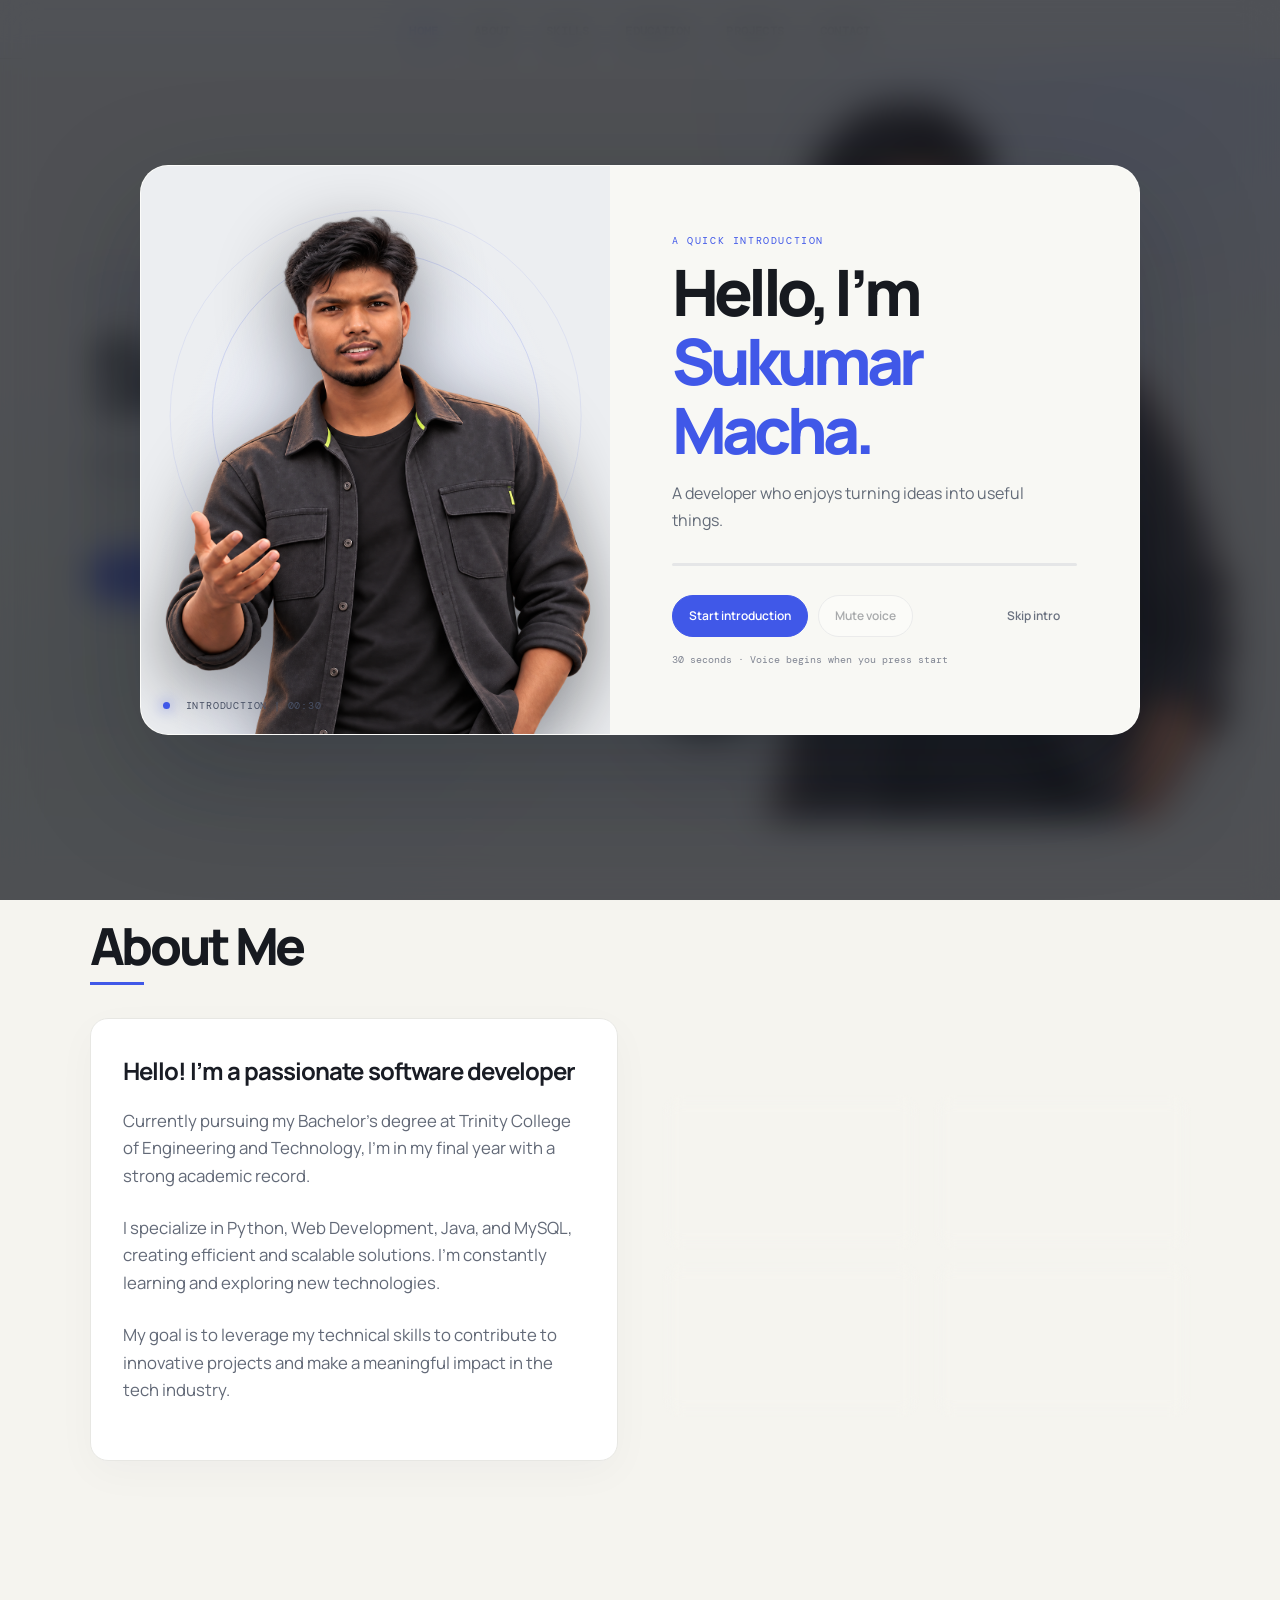
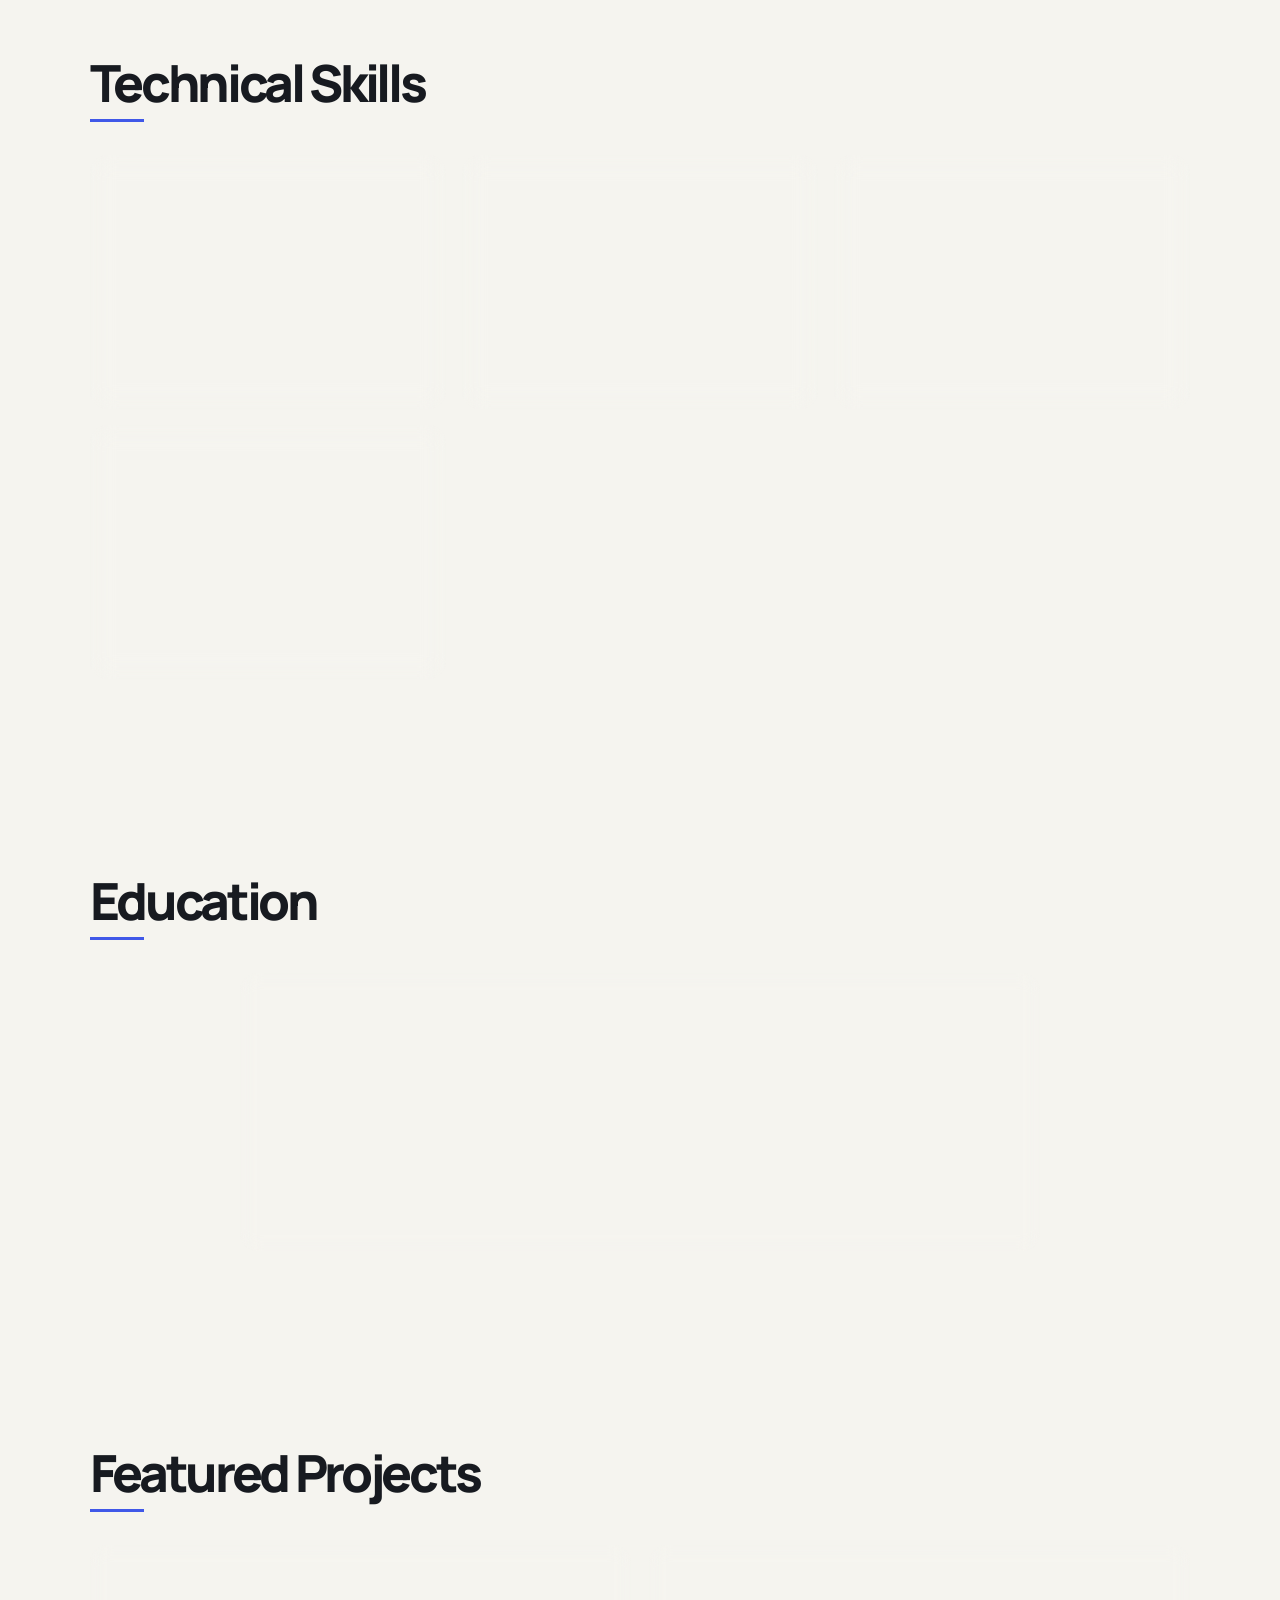
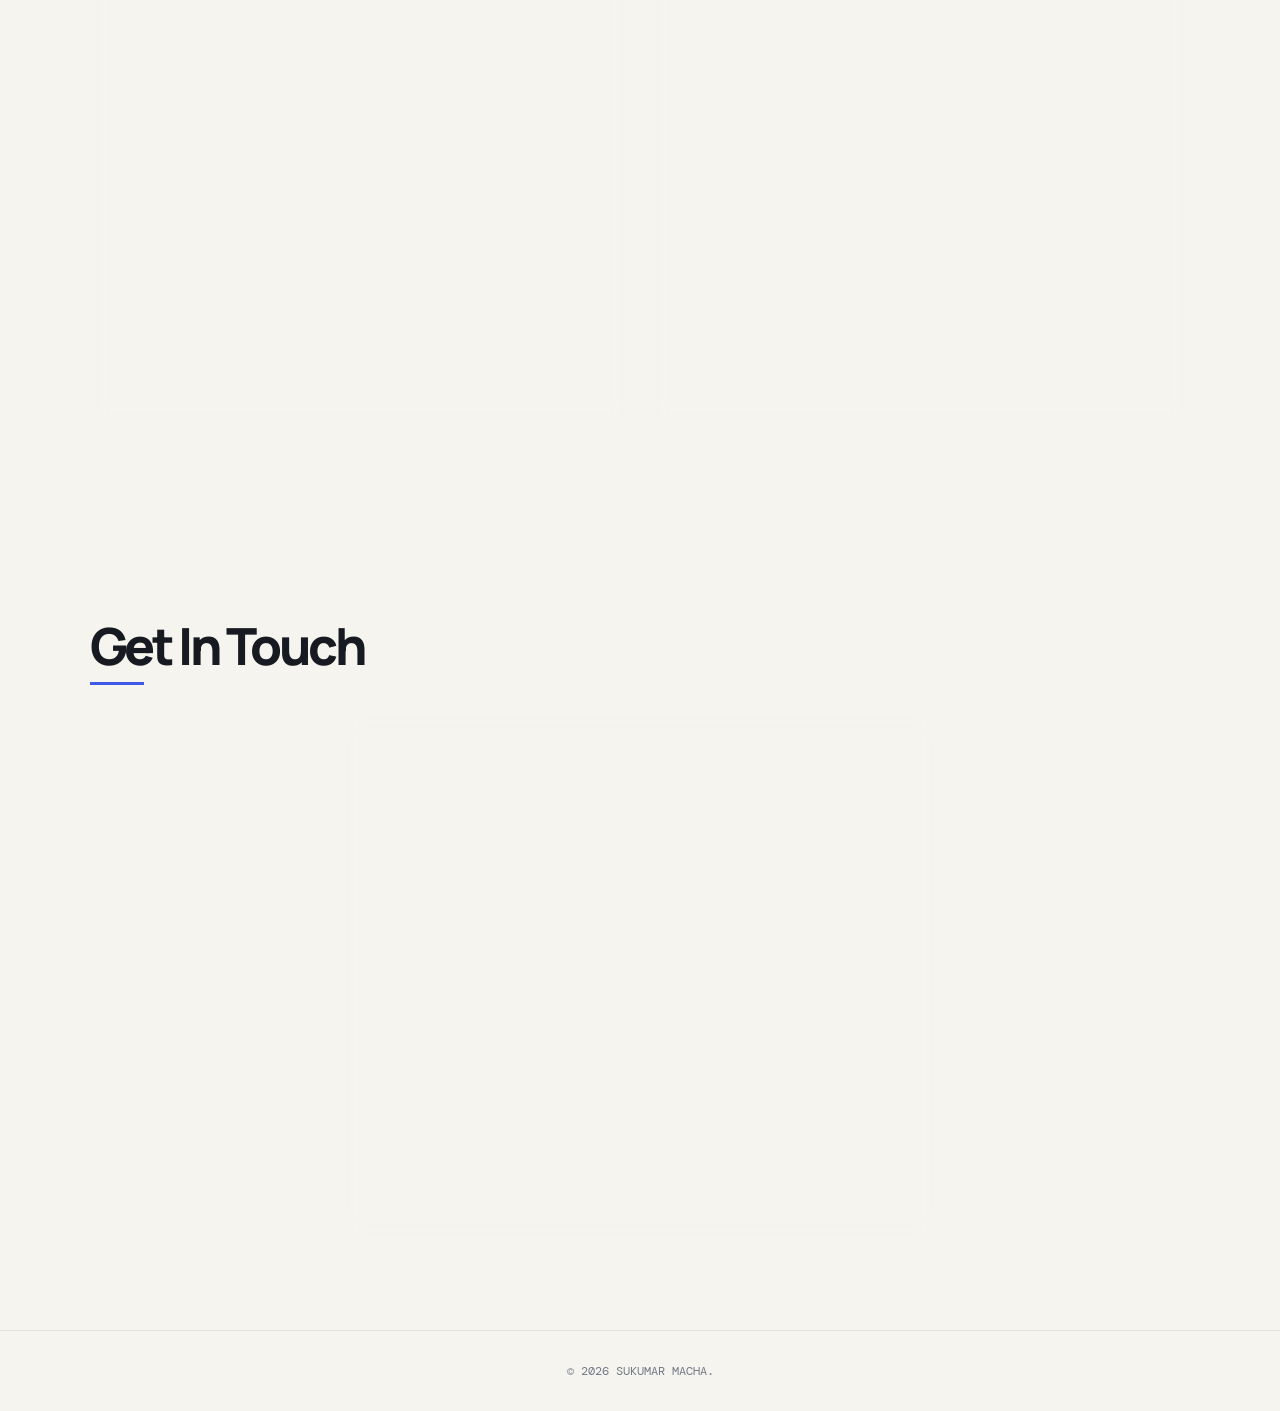
<file: index.html>
<!DOCTYPE html>
<html lang="en">
<head>
    <meta charset="UTF-8">
    <meta name="viewport" content="width=device-width, initial-scale=1.0">
    <title>Sukumar Macha — Software Developer</title>
    <meta id="site-description" name="description" content="Meet Sukumar Macha, a software developer focused on Python, machine learning and web development.">
    <link href="https://fonts.googleapis.com/css2?family=DM+Mono:wght@400;500&family=Manrope:wght@400;500;600;700;800&display=swap" rel="stylesheet">
<link rel="stylesheet" href="styles.css">
<link rel="stylesheet" href="refresh.css">
</head>
<body>
    <div class="intro-overlay" id="intro-overlay" role="dialog" aria-modal="true" aria-labelledby="intro-title" hidden>
        <div class="intro-card">
            <div class="intro-visual" aria-hidden="true">
                <div class="intro-orbit orbit-a"></div><div class="intro-orbit orbit-b"></div>
                <div class="intro-avatar-wrap"><img class="intro-avatar" src="avatar-sukumar.png" alt=""></div>
                <span class="intro-status"><i></i> PORTFOLIO INTRO · 00:30</span>
            </div>
            <div class="intro-copy">
                <p class="intro-eyebrow">A QUICK INTRODUCTION</p>
                <h2 id="intro-title">Hello, I’m<br><span id="intro-name">Sukumar Macha.</span></h2>
                <p class="intro-caption" id="intro-caption">A developer who enjoys turning ideas into useful things.</p>
                <div class="intro-progress"><span id="intro-progress-fill"></span></div>
                <div class="intro-controls">
                    <button class="intro-start" id="intro-start" type="button">▶ &nbsp; Start introduction</button>
                    <button class="intro-mute" id="intro-mute" type="button" aria-pressed="false" disabled>🔊 &nbsp; Mute voice</button>
                    <button class="intro-skip" id="intro-skip" type="button">Skip intro ↗</button>
                </div>
                <p class="intro-hint" id="intro-hint">30 seconds · Voice begins when you press start</p>
            </div>
        </div>
    </div>
    <div class="background-animation">
        <div class="gradient-orb orb-1"></div>
        <div class="gradient-orb orb-2"></div>
        <div class="gradient-orb orb-3"></div>
    </div>

    <nav>
        <ul>
            <li><a id="nav-home" href="#home">Home</a></li>
            <li><a id="nav-about" href="#about">About</a></li>
            <li><a id="nav-skills" href="#skills">Skills</a></li>
            <li><a id="nav-education" href="#education">Education</a></li>
            <li><a id="nav-projects" href="#projects">Projects</a></li>
            <li><a id="nav-contact" href="#contact">Contact</a></li>
        </ul>
    </nav>

    <section class="hero" id="home">
        <div class="hero-content">
            <p class="hero-kicker"><span class="availability-dot"></span> <span id="profile-availability">OPEN TO OPPORTUNITIES</span> · <span id="profile-location-short">HYDERABAD, INDIA</span></p>
            <h1 class="glitch" id="profile-name">Sukumar Macha</h1>
            <p class="subtitle" id="profile-role">Python Developer | Problem Solver | Tech Enthusiast</p>
            <p class="tagline" id="profile-tagline">Building innovative solutions with Python, Web Development & Java</p>
            <div class="cta-buttons">
                <a href="#projects" class="btn btn-primary" id="cta-work">View My Work</a>
                <a href="#contact" class="btn btn-secondary" id="cta-contact">Get In Touch</a>
            </div>
        </div>
        <div class="hero-art" aria-hidden="true"><div class="hero-art-ring"></div><img src="avatar-sukumar.png" alt=""></div>
    </section>

    <section id="about" class="fade-in">
        <h2 class="section-title" id="title-about">About Me</h2>
        <div class="about-content">
            <div class="about-text">
                <h3 id="about-heading">Hello! I'm a passionate software developer</h3>
                <p id="about-intro">Currently pursuing my Bachelor’s degree at Trinity College of Engineering and Technology, I’m in my final year with a strong academic record.</p>
                <p id="about-focus">I specialize in Python, Web Development, Java, and MySQL, creating efficient and scalable solutions. I’m constantly learning and exploring new technologies.</p>
                <p id="about-goal">My goal is to leverage my technical skills to contribute to innovative projects and make a meaningful impact in the tech industry.</p>
            </div>
            <div class="stats">
                <div class="stat-card">
                    <div class="number">8.30</div>
                    <div class="label">CGPA</div>
                </div>
                <div class="stat-card">
                    <div class="number">4+</div>
                    <div class="label">Tech Skills</div>
                </div>
                <div class="stat-card">
                    <div class="number">3+</div>
                    <div class="label">Years Learning</div>
                </div>
                <div class="stat-card">
                    <div class="number">∞</div>
                    <div class="label">Possibilities</div>
                </div>
            </div>
        </div>
    </section>

    <section id="skills" class="fade-in">
        <h2 class="section-title" id="title-skills">Technical Skills</h2>
        <div class="skills-container">
            <div class="skill-card">
                <div class="skill-icon">🐍</div>
                <h3>Python</h3>
                <p>Proficient in Python for backend development, automation, data analysis, and scripting.</p>
                <div class="skill-level">
                    <div class="progress-bar">
                        <div class="progress-fill" style="width: 85%"></div>
                    </div>
                </div>
            </div>
            <div class="skill-card">
                <div class="skill-icon">🌐</div>
                <h3>Web Development</h3>
                <p>Experienced in HTML, CSS, JavaScript, and modern frameworks for building responsive websites.</p>
                <div class="skill-level">
                    <div class="progress-bar">
                        <div class="progress-fill" style="width: 80%"></div>
                    </div>
                </div>
            </div>
            <div class="skill-card">
                <div class="skill-icon">☕</div>
                <h3>Java</h3>
                <p>Strong foundation in Java for object-oriented programming and application development.</p>
                <div class="skill-level">
                    <div class="progress-bar">
                        <div class="progress-fill" style="width: 75%"></div>
                    </div>
                </div>
            </div>
            <div class="skill-card">
                <div class="skill-icon">🗄️</div>
                <h3>MySQL</h3>
                <p>Skilled in database design, queries, and management using MySQL for data-driven applications.</p>
                <div class="skill-level">
                    <div class="progress-bar">
                        <div class="progress-fill" style="width: 80%"></div>
                    </div>
                </div>
            </div>
        </div>
    </section>

    <section id="education" class="fade-in">
        <h2 class="section-title" id="title-education">Education</h2>
        <div class="education-card">
            <h3 id="education-degree">Bachelor of Engineering</h3>
            <p class="institution" id="education-institution">Trinity College of Engineering and Technology</p>
            <div class="education-details">
                <div class="detail-item">
                    <span class="detail-label">Current Year</span>
                    <span class="detail-value" id="education-year">4th Year (Final Year)</span>
                </div>
                <div class="detail-item">
                    <span class="detail-label">Completed</span>
                    <span class="detail-value" id="education-completed">3rd Year</span>
                </div>
                <div class="detail-item">
                    <span class="detail-label">CGPA</span>
                    <span class="detail-value cgpa" id="education-cgpa">8.30</span>
                </div>
            </div>
        </div>
    </section>

    <section id="projects" class="fade-in">
        <h2 class="section-title" id="title-projects">Featured Projects</h2>
        <div class="projects-grid">
            <div class="project-card">
                <div class="project-image">💻</div>
                <div class="project-content">
                    <h3>Skin Diseases Detection</h3>
                    <p>Devloped a model using cnn which can detect the skin cancer.</p>
                    <div class="tech-tags">
                        <span class="tech-tag">HTML/CSS</span>
                        <span class="tech-tag">JavaScript</span>
                        <span class="tech-tag">Python</span>
                        
                    </div>
                </div>
            </div>
            <div class="project-card">
                <div class="project-image">💊</div>
                <div class="project-content">
                    <h3>Drug Recommendation System</h3>
                    <p>Devloped a drug recommendation system using machine leraning.</p>
                    <div class="tech-tags">
                        <span class="tech-tag">Python</span>
                        <span class="tech-tag">Streamlit</span>
                    </div>
                </div>
            </div>
        </div>
    </section>

    <section id="contact" class="fade-in">
        <h2 class="section-title" id="title-contact">Get In Touch</h2>
        <div class="contact-container">
            <div class="contact-info">
                <div class="contact-item">
                    <div class="contact-icon">📧</div>
                    <div class="contact-details">
        
                        <h4 id="contact-email-label">Email</h4>
                        <a id="contact-email" href="mailto:sukumar9618@gmail.com"></a>
                    </div>
                </div>
                <div class="contact-item">
                    <div class="contact-icon">📱</div>
                    <div class="contact-details">
            
                        <h4 id="contact-phone-label">Phone</h4>
                        <a id="contact-phone" href="tel:+919398216531"></a>
                    </div>
                </div>
                <div class="contact-item">
                    <div class="contact-icon">📍</div>
                    <div class="contact-details">
                        <h4 id="contact-location-label">Location</h4>
                        <p id="contact-location">Hyderabad, Telangana, India</p>
                    </div>
                </div>
            </div>
            <div class="social-links">
                <a href="https://www.linkedin.com/in/sukumar-macha-128441362/" class="social-link" title="LinkedIn">💼</a>
                <a href="https://github.com/Sukumar96-tech" class="social-link" title="GitHub">🔗</a>
                <a href="mailto:sukumar9618@gmail.com" class="social-link" title="Email">✉️</a>
            </div>
        </div>
    </section>

    <footer>
        <p id="footer-text">© 2026 SUKUMAR MACHA.</p>
    </footer>
<script src="portfolio-data.js"></script>
<script src="script.js"></script>
<script src="emoji-fix.js"></script>
</body>
</html>
</file>
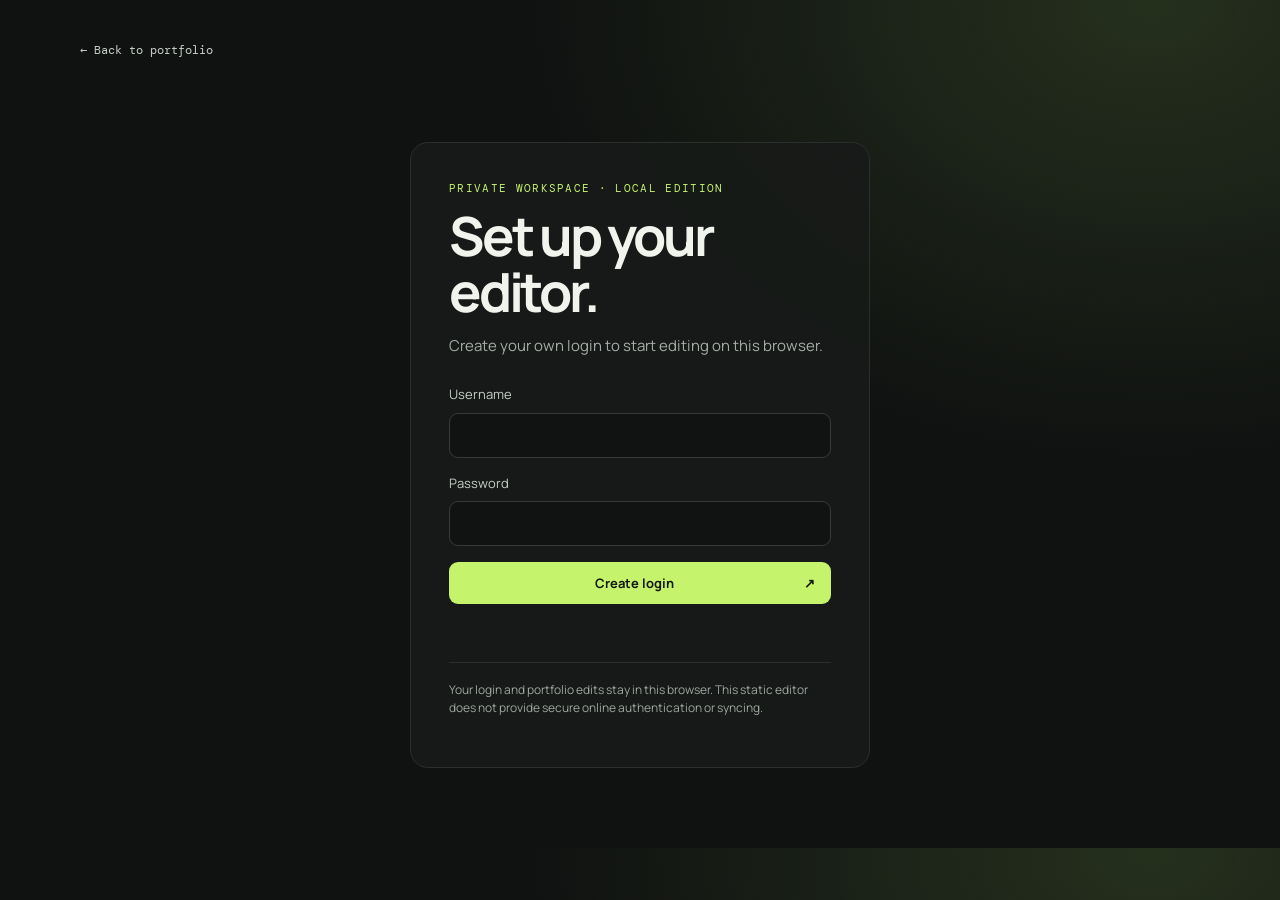
<file: admin.html>
<!doctype html>
<html lang="en">
<head>
  <meta charset="utf-8"><meta name="viewport" content="width=device-width,initial-scale=1">
  <meta name="theme-color" content="#101211"><title>Portfolio editor — Sukumar Macha</title>
  <link rel="stylesheet" href="admin.css">
</head>
<body>
  <main class="shell">
    <a class="back" href="index.html">← Back to portfolio</a>
    <section id="login" class="panel login-panel">
      <p class="eyebrow">PRIVATE WORKSPACE · LOCAL EDITION</p><h1 id="login-title">Welcome back.</h1>
      <p class="muted" id="login-description">Sign in to edit your portfolio on this browser.</p>
      <form id="login-form"><label>Username<input id="username" autocomplete="username" required></label><label>Password<input id="password" type="password" autocomplete="current-password" minlength="10" required></label><button class="button" id="login-submit" type="submit">Sign in <span>↗</span></button><p id="login-error" class="error" aria-live="polite"></p></form>
      <p class="notice">Your login and portfolio edits stay in this browser. This static editor does not provide secure online authentication or syncing.</p>
    </section>
    <section id="editor" hidden>
      <header class="editor-head"><div><p class="eyebrow">PORTFOLIO CONTROL ROOM</p><h1>Make it yours.</h1><p class="muted">Changes appear in this browser only. Export a backup when you’re done.</p></div><button id="logout" class="quiet">Sign out</button></header>
      <div class="toolbar"><button id="add-project" class="button">+ Add project</button><button id="add-skill" class="button secondary">+ Add skill</button><button id="export" class="quiet">Export backup ↓</button><label class="import-button">Import backup ↑<input id="import" type="file" accept="application/json" hidden></label></div>
      <section class="panel content-panel"><div class="panel-heading"><div><p class="eyebrow">01 / PORTFOLIO CONTENT</p><h2>Profile, education & contact</h2></div><span class="count">Saved to this browser</span></div><div id="content-list" class="content-sections"></div></section>
      <div class="editor-grid"><section class="panel"><div class="panel-heading"><div><p class="eyebrow">02 / SELECTED WORK</p><h2>Projects</h2></div><span id="project-count" class="count"></span></div><div id="projects-list" class="items"></div></section>
      <section class="panel"><div class="panel-heading"><div><p class="eyebrow">02 / TOOLKIT</p><h2>Skills</h2></div><span id="skill-count" class="count"></span></div><div id="skills-list" class="items"></div></section></div>
      <section class="panel credentials"><div class="panel-heading"><div><p class="eyebrow">03 / ACCESS</p><h2>Change editor login</h2></div></div><form id="credentials-form" class="credential-form"><label>New username<input id="new-username" autocomplete="username" required></label><label>New password<input id="new-password" type="password" autocomplete="new-password" minlength="10" required></label><button class="button" type="submit">Save login</button></form><p class="notice">Saved in this browser only. This is a convenience lock, not secure authentication for a public site.</p></section>
      <p id="save-state" class="save-state" aria-live="polite">Saved locally in this browser</p>
    </section>
  </main><script src="portfolio-data.js"></script><script src="admin.js"></script>
</body></html>
</file>
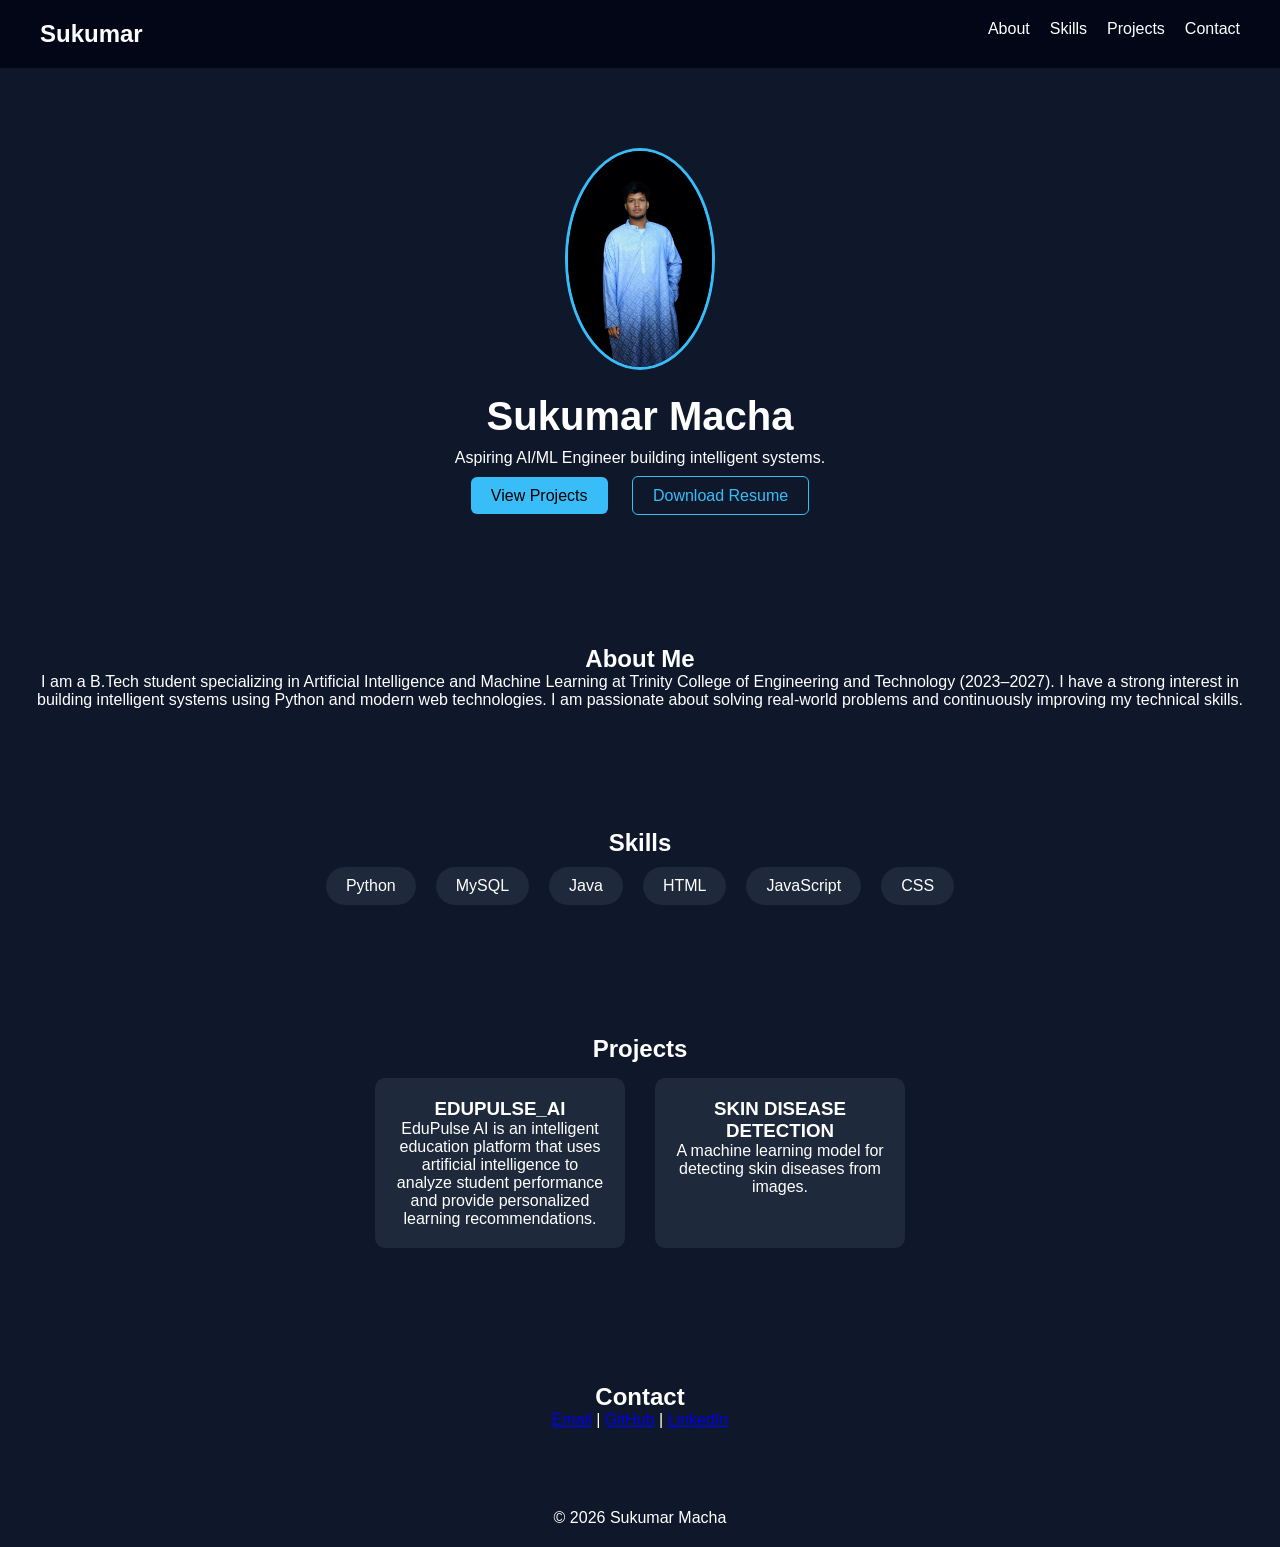
<file: Protfolio.html>
<!DOCTYPE html>
<html lang="en">
<head>
  <meta charset="UTF-8">
  <meta name="viewport" content="width=device-width, initial-scale=1.0">
  <title>Sukumar Macha | Portfolio</title>
  <link rel="stylesheet" href="style.css">
</head>
<body>

<!-- NAV -->
<nav>
  <h2>Sukumar</h2>
  <ul>
    <li><a href="#about">About</a></li>
    <li><a href="#skills">Skills</a></li>
    <li><a href="#projects">Projects</a></li>
    <li><a href="#contact">Contact</a></li>
  </ul>
</nav>

<!-- HERO -->
<header>
  <div class="hero">

    <img src="./file_00000000d9a07209b165fdd36df93a8e.png" alt="Sukumar">

    <h1>Sukumar Macha</h1>
    <h2 id="typing"></h2>

    <p>Aspiring AI/ML Engineer building intelligent systems.</p>

    <div class="buttons">
      <a href="#projects" class="btn">View Projects</a>
      <a href="resume.pdf" class="btn outline" download>Download Resume</a>
    </div>

  </div>
</header>

<!-- ABOUT -->
<section id="about">
  <h2>About Me</h2>
  <p>
    I am a B.Tech student specializing in Artificial 
    Intelligence and Machine Learning at Trinity College of Engineering and Technology (2023–2027). I have a strong interest in building intelligent systems using Python and modern web technologies. I am passionate about solving real-world problems and continuously improving my technical skills.
  </p>
</section>

<!-- SKILLS -->
<section id="skills">
  <h2>Skills</h2>
  <div class="skills">
    <div>Python</div>
    <div>MySQL</div>
    <div>Java</div>
    <div>HTML</div>
    <div>JavaScript</div>
    <div>CSS</div>
  </div>
</section>

<!-- PROJECTS -->
<section id="projects">
  <h2>Projects</h2>

  <div class="projects-container">

    <div class="card">
      <h3>EDUPULSE_AI</h3>
      <p>EduPulse AI is an intelligent education platform that uses artificial intelligence to analyze student performance and provide personalized learning recommendations.</p>
      <div class="links">
        
      </div>
    </div>
    <div class="card">
      <h3>SKIN DISEASE DETECTION</h3>
      <p>A machine learning model for detecting skin diseases from images.</p>
      <div class="links">
        
      </div>
    </div>
    
  </div>
</section>

<!-- CONTACT -->
<section id="contact">
  <h2>Contact</h2>
  <p>
    <a href="mailto:sukumar9618@gmail.com">Email</a> |
    <a href="https://github.com/Sukumar96-tech">GitHub</a> |
    <a href="https://www.linkedin.com/in/sukumar-macha-128441362?utm_source=share&utm_campaign=share_via&utm_content=profile&utm_medium=android_app">LinkedIn</a>
  </p>
</section>

<footer>
  <p>© 2026 Sukumar Macha</p>
</footer>

<script src="./script.js"></script>
</body>
</html>
</file>
<file: styles.css>
:root {
            --bg-primary: #0a0e27;
            --bg-secondary: #1a1f3a;
            --accent-primary: #00d9ff;
            --accent-secondary: #ff006e;
            --text-primary: #ffffff;
            --text-secondary: #a0aec0;
            --card-bg: rgba(26, 31, 58, 0.6);
            --glow: rgba(0, 217, 255, 0.3);
        }

        * {
            margin: 0;
            padding: 0;
            box-sizing: border-box;
        }

        body {
            font-family: 'JetBrains Mono', monospace;
            background: var(--bg-primary);
            color: var(--text-primary);
            overflow-x: hidden;
            line-height: 1.6;
        }

        /* Animated background */
        .background-animation {
            position: fixed;
            top: 0;
            left: 0;
            width: 100%;
            height: 100%;
            z-index: -1;
            overflow: hidden;
        }

        .gradient-orb {
            position: absolute;
            border-radius: 50%;
            filter: blur(80px);
            opacity: 0.4;
            animation: float 20s infinite ease-in-out;
        }

        .orb-1 {
            width: 500px;
            height: 500px;
            background: var(--accent-primary);
            top: -10%;
            left: -10%;
            animation-delay: 0s;
        }

        .orb-2 {
            width: 400px;
            height: 400px;
            background: var(--accent-secondary);
            bottom: -10%;
            right: -10%;
            animation-delay: 7s;
        }

        .orb-3 {
            width: 300px;
            height: 300px;
            background: #8b5cf6;
            top: 50%;
            left: 50%;
            animation-delay: 14s;
        }

        @keyframes float {
            0%, 100% { transform: translate(0, 0) scale(1); }
            33% { transform: translate(100px, -50px) scale(1.1); }
            66% { transform: translate(-50px, 100px) scale(0.9); }
        }

        /* Navigation */
        nav {
            position: fixed;
            top: 0;
            width: 100%;
            padding: 1.5rem 5%;
            background: rgba(10, 14, 39, 0.8);
            backdrop-filter: blur(10px);
            z-index: 1000;
            border-bottom: 1px solid rgba(0, 217, 255, 0.1);
            animation: slideDown 0.5s ease-out;
        }

        @keyframes slideDown {
            from { transform: translateY(-100%); }
            to { transform: translateY(0); }
        }

        nav ul {
            list-style: none;
            display: flex;
            justify-content: center;
            gap: 3rem;
        }

        nav a {
            color: var(--text-secondary);
            text-decoration: none;
            font-weight: 700;
            font-size: 0.9rem;
            transition: all 0.3s;
            position: relative;
            text-transform: uppercase;
            letter-spacing: 1px;
        }

        nav a::after {
            content: '';
            position: absolute;
            bottom: -5px;
            left: 0;
            width: 0;
            height: 2px;
            background: var(--accent-primary);
            transition: width 0.3s;
        }

        nav a:hover {
            color: var(--accent-primary);
        }

        nav a:hover::after {
            width: 100%;
        }

        /* Hero Section */
        .hero {
            min-height: 100vh;
            display: flex;
            align-items: center;
            justify-content: center;
            padding: 6rem 5% 2rem;
            position: relative;
        }

        .hero-content {
            max-width: 900px;
            text-align: center;
            animation: fadeInUp 1s ease-out;
        }

        @keyframes fadeInUp {
            from {
                opacity: 0;
                transform: translateY(40px);
            }
            to {
                opacity: 1;
                transform: translateY(0);
            }
        }

        .hero h1 {
            font-family: 'Playfair Display', serif;
            font-size: clamp(3rem, 8vw, 6rem);
            font-weight: 900;
            margin-bottom: 1rem;
            background: linear-gradient(135deg, var(--accent-primary), var(--accent-secondary));
            -webkit-background-clip: text;
            -webkit-text-fill-color: transparent;
            background-clip: text;
            animation: fadeInUp 1s ease-out 0.2s both;
        }

        .glitch {
            position: relative;
            display: inline-block;
        }

        .hero .subtitle {
            font-size: 1.3rem;
            color: var(--text-secondary);
            margin-bottom: 2rem;
            animation: fadeInUp 1s ease-out 0.4s both;
        }

        .hero .tagline {
            font-size: 1.1rem;
            color: var(--accent-primary);
            margin-bottom: 3rem;
            animation: fadeInUp 1s ease-out 0.6s both;
        }

        .cta-buttons {
            display: flex;
            gap: 1.5rem;
            justify-content: center;
            animation: fadeInUp 1s ease-out 0.8s both;
        }

        .btn {
            padding: 1rem 2.5rem;
            font-family: 'JetBrains Mono', monospace;
            font-weight: 700;
            text-decoration: none;
            border-radius: 8px;
            transition: all 0.3s;
            cursor: pointer;
            border: none;
            font-size: 0.95rem;
            text-transform: uppercase;
            letter-spacing: 1px;
        }

        .btn-primary {
            background: var(--accent-primary);
            color: var(--bg-primary);
            box-shadow: 0 0 30px var(--glow);
        }

        .btn-primary:hover {
            transform: translateY(-3px);
            box-shadow: 0 5px 40px var(--glow);
        }

        .btn-secondary {
            background: transparent;
            color: var(--accent-primary);
            border: 2px solid var(--accent-primary);
        }

        .btn-secondary:hover {
            background: var(--accent-primary);
            color: var(--bg-primary);
            transform: translateY(-3px);
        }

        /* Section Styles */
        section {
            padding: 5rem 5%;
            position: relative;
        }

        .section-title {
            font-family: 'Playfair Display', serif;
            font-size: clamp(2.5rem, 5vw, 4rem);
            margin-bottom: 3rem;
            text-align: center;
            position: relative;
            display: inline-block;
            left: 50%;
            transform: translateX(-50%);
        }

        .section-title::after {
            content: '';
            position: absolute;
            bottom: -10px;
            left: 0;
            width: 60%;
            height: 4px;
            background: linear-gradient(90deg, var(--accent-primary), var(--accent-secondary));
        }

        /* About Section */
        .about-content {
            max-width: 1200px;
            margin: 0 auto;
            display: grid;
            grid-template-columns: 1fr 1fr;
            gap: 4rem;
            align-items: center;
        }

        .about-text h3 {
            color: var(--accent-primary);
            font-size: 1.5rem;
            margin-bottom: 1rem;
        }

        .about-text p {
            color: var(--text-secondary);
            font-size: 1.05rem;
            margin-bottom: 1.5rem;
        }

        .stats {
            display: grid;
            grid-template-columns: 1fr 1fr;
            gap: 2rem;
            margin-top: 2rem;
        }

        .stat-card {
            background: var(--card-bg);
            padding: 2rem;
            border-radius: 12px;
            border: 1px solid rgba(0, 217, 255, 0.2);
            backdrop-filter: blur(10px);
            transition: all 0.3s;
        }

        .stat-card:hover {
            transform: translateY(-5px);
            border-color: var(--accent-primary);
            box-shadow: 0 10px 40px rgba(0, 217, 255, 0.2);
        }

        .stat-card .number {
            font-family: 'Playfair Display', serif;
            font-size: 3rem;
            font-weight: 900;
            color: var(--accent-primary);
            margin-bottom: 0.5rem;
        }

        .stat-card .label {
            color: var(--text-secondary);
            font-size: 0.9rem;
            text-transform: uppercase;
            letter-spacing: 1px;
        }

        /* Skills Section */
        .skills-container {
            max-width: 1200px;
            margin: 0 auto;
            display: grid;
            grid-template-columns: repeat(auto-fit, minmax(280px, 1fr));
            gap: 2rem;
        }

        .skill-card {
            background: var(--card-bg);
            padding: 2.5rem;
            border-radius: 16px;
            border: 1px solid rgba(0, 217, 255, 0.1);
            backdrop-filter: blur(10px);
            transition: all 0.4s cubic-bezier(0.4, 0, 0.2, 1);
            position: relative;
            overflow: hidden;
        }

        .skill-card::before {
            content: '';
            position: absolute;
            top: 0;
            left: 0;
            width: 100%;
            height: 4px;
            background: linear-gradient(90deg, var(--accent-primary), var(--accent-secondary));
            transform: scaleX(0);
            transform-origin: left;
            transition: transform 0.4s;
        }

        .skill-card:hover {
            transform: translateY(-10px);
            border-color: var(--accent-primary);
            box-shadow: 0 20px 60px rgba(0, 217, 255, 0.3);
        }

        .skill-card:hover::before {
            transform: scaleX(1);
        }

        .skill-icon {
            font-size: 3rem;
            margin-bottom: 1.5rem;
        }

        .skill-card h3 {
            font-size: 1.5rem;
            margin-bottom: 1rem;
            color: var(--accent-primary);
        }

        .skill-card p {
            color: var(--text-secondary);
            font-size: 0.95rem;
            margin-bottom: 1.5rem;
        }

        .skill-level {
            margin-top: 1rem;
        }

        .progress-bar {
            width: 100%;
            height: 8px;
            background: rgba(255, 255, 255, 0.1);
            border-radius: 10px;
            overflow: hidden;
            margin-top: 0.5rem;
        }

        .progress-fill {
            height: 100%;
            background: linear-gradient(90deg, var(--accent-primary), var(--accent-secondary));
            border-radius: 10px;
            transition: width 1s ease-out;
            box-shadow: 0 0 10px var(--glow);
        }

        /* Education Section */
        .education-card {
            max-width: 800px;
            margin: 0 auto;
            background: var(--card-bg);
            padding: 3rem;
            border-radius: 16px;
            border: 1px solid rgba(0, 217, 255, 0.2);
            backdrop-filter: blur(10px);
            position: relative;
            overflow: hidden;
        }

        .education-card::before {
            content: '';
            position: absolute;
            top: 0;
            left: 0;
            width: 6px;
            height: 100%;
            background: linear-gradient(180deg, var(--accent-primary), var(--accent-secondary));
        }

        .education-card h3 {
            font-size: 2rem;
            margin-bottom: 0.5rem;
            color: var(--text-primary);
        }

        .education-card .institution {
            color: var(--accent-primary);
            font-size: 1.3rem;
            margin-bottom: 1rem;
        }

        .education-details {
            display: flex;
            gap: 2rem;
            margin-top: 1.5rem;
            flex-wrap: wrap;
        }

        .detail-item {
            display: flex;
            flex-direction: column;
        }

        .detail-label {
            color: var(--text-secondary);
            font-size: 0.85rem;
            text-transform: uppercase;
            letter-spacing: 1px;
            margin-bottom: 0.3rem;
        }

        .detail-value {
            color: var(--text-primary);
            font-size: 1.1rem;
            font-weight: 700;
        }

        .cgpa {
            font-size: 2.5rem !important;
            color: var(--accent-primary);
            font-family: 'Playfair Display', serif;
        }

        /* Projects Section */
        .projects-grid {
            max-width: 1200px;
            margin: 0 auto;
            display: grid;
            grid-template-columns: repeat(auto-fit, minmax(350px, 1fr));
            gap: 2.5rem;
        }

        .project-card {
            background: var(--card-bg);
            border-radius: 16px;
            overflow: hidden;
            border: 1px solid rgba(0, 217, 255, 0.1);
            backdrop-filter: blur(10px);
            transition: all 0.4s;
            cursor: pointer;
        }

        .project-card:hover {
            transform: translateY(-10px);
            border-color: var(--accent-primary);
            box-shadow: 0 20px 60px rgba(0, 217, 255, 0.3);
        }

        .project-image {
            width: 100%;
            height: 200px;
            background: linear-gradient(135deg, var(--accent-primary), var(--accent-secondary));
            display: flex;
            align-items: center;
            justify-content: center;
            font-size: 4rem;
            position: relative;
            overflow: hidden;
        }

        .project-image::after {
            content: '';
            position: absolute;
            top: 0;
            left: 0;
            width: 100%;
            height: 100%;
            background: rgba(0, 0, 0, 0.3);
        }

        .project-content {
            padding: 2rem;
        }

        .project-card h3 {
            font-size: 1.5rem;
            margin-bottom: 1rem;
            color: var(--text-primary);
        }

        .project-card p {
            color: var(--text-secondary);
            margin-bottom: 1.5rem;
            font-size: 0.95rem;
        }

        .tech-tags {
            display: flex;
            flex-wrap: wrap;
            gap: 0.5rem;
        }

        .tech-tag {
            padding: 0.4rem 1rem;
            background: rgba(0, 217, 255, 0.1);
            border: 1px solid var(--accent-primary);
            border-radius: 20px;
            font-size: 0.8rem;
            color: var(--accent-primary);
        }

        /* Contact Section */
        .contact-container {
            max-width: 600px;
            margin: 0 auto;
            background: var(--card-bg);
            padding: 3rem;
            border-radius: 16px;
            border: 1px solid rgba(0, 217, 255, 0.2);
            backdrop-filter: blur(10px);
        }

        .contact-info {
            display: flex;
            flex-direction: column;
            gap: 2rem;
            margin-bottom: 2rem;
        }

        .contact-item {
            display: flex;
            align-items: center;
            gap: 1.5rem;
            padding: 1.5rem;
            background: rgba(0, 217, 255, 0.05);
            border-radius: 12px;
            border: 1px solid rgba(0, 217, 255, 0.1);
            transition: all 0.3s;
        }

        .contact-item:hover {
            border-color: var(--accent-primary);
            background: rgba(0, 217, 255, 0.1);
        }

        .contact-icon {
            font-size: 2rem;
            color: var(--accent-primary);
        }

        .contact-details h4 {
            color: var(--text-primary);
            margin-bottom: 0.3rem;
        }

        .contact-details p {
            color: var(--text-secondary);
            font-size: 0.9rem;
        }

        .social-links {
            display: flex;
            justify-content: center;
            gap: 1.5rem;
            margin-top: 2rem;
        }

        .social-link {
            width: 50px;
            height: 50px;
            display: flex;
            align-items: center;
            justify-content: center;
            background: rgba(0, 217, 255, 0.1);
            border: 1px solid var(--accent-primary);
            border-radius: 50%;
            color: var(--accent-primary);
            font-size: 1.5rem;
            text-decoration: none;
            transition: all 0.3s;
        }

        .social-link:hover {
            background: var(--accent-primary);
            color: var(--bg-primary);
            transform: translateY(-5px);
            box-shadow: 0 10px 30px var(--glow);
        }

        /* Footer */
        footer {
            text-align: center;
            padding: 2rem 5%;
            background: rgba(10, 14, 39, 0.8);
            border-top: 1px solid rgba(0, 217, 255, 0.1);
            color: var(--text-secondary);
        }

        /* Responsive */
        @media (max-width: 768px) {
            nav ul {
                gap: 1.5rem;
                font-size: 0.8rem;
            }

            .hero h1 {
                font-size: 3rem;
            }

            .about-content {
                grid-template-columns: 1fr;
            }

            .stats {
                grid-template-columns: 1fr;
            }

            .cta-buttons {
                flex-direction: column;
            }

            .education-details {
                flex-direction: column;
            }

            .projects-grid {
                grid-template-columns: 1fr;
            }
        }

        /* Scroll animations */
        .fade-in {
            opacity: 0;
            transform: translateY(30px);
            transition: all 0.8s ease-out;
        }

        .fade-in.visible {
            opacity: 1;
            transform: translateY(0);
        }
/* Updated project links */
.project-kicker { color: var(--accent-primary); font-size: .7rem; letter-spacing: .12em; margin-bottom: .5rem; }
.project-links { display: flex; flex-wrap: wrap; gap: 1rem; margin-top: 1.2rem; }
.project-links a { color: var(--accent-primary); text-decoration: none; font-size: .85rem; }
.project-links a:hover { text-decoration: underline; }
@media (max-width: 760px) { nav { padding: 1rem 5%; } nav ul { gap: .9rem; flex-wrap: wrap; } nav a { font-size: .7rem; } }

/* Portfolio refresh */
:root { --bg-primary:#101311; --bg-secondary:#191e1a; --accent-primary:#c4f16b; --accent-secondary:#77b954; --text-primary:#f0f2ec; --text-secondary:#a1aaa1; --card-bg:rgba(24,29,25,.84); --glow:rgba(196,241,107,.22); }
html { scroll-behavior:smooth; scroll-padding-top:92px; }
body { font-family:'Manrope',sans-serif; background:#101311; line-height:1.7; }
body::before { content:'';position:fixed;inset:0;pointer-events:none;z-index:-1;background:radial-gradient(ellipse at 78% 15%,rgba(102,137,68,.13),transparent 36%),radial-gradient(ellipse at 5% 68%,rgba(90,130,71,.08),transparent 33%); }
.background-animation { opacity:.22; }
.gradient-orb { opacity:.16;filter:blur(120px); }
nav { display:flex;align-items:center;justify-content:center;padding:1.1rem 5%;background:rgba(13,16,14,.86);border-bottom:1px solid rgba(255,255,255,.07);backdrop-filter:blur(18px); }
nav ul { gap:clamp(1rem,3vw,2.7rem); }
nav a { font-family:'DM Mono',monospace;font-size:.72rem;letter-spacing:.06em; }
.hero { min-height:min(860px,100vh);max-width:1440px;margin:auto;justify-content:flex-start;text-align:left;overflow:hidden; }
.hero-content { position:relative;z-index:2;max-width:750px;text-align:left;margin-left:4%; }
.hero h1 { font-family:'Manrope',sans-serif;font-size:clamp(3.6rem,8.5vw,7.5rem);letter-spacing:-.085em;line-height:1.02;background:linear-gradient(115deg,#f8faf4 20%,#c7ee83 85%);-webkit-background-clip:text;margin-bottom:1.3rem; }
.hero-kicker { color:#c5f36c;font: .7rem 'DM Mono',monospace;letter-spacing:.11em;margin-bottom:1.25rem; }
.availability-dot,.intro-status i { display:inline-block;width:8px;height:8px;background:#b5ed68;border-radius:50%;box-shadow:0 0 14px #b5ed68;margin-right:.55rem; }
.hero .subtitle { color:#e0e5dd;font-size:clamp(1.1rem,2vw,1.45rem);font-weight:600;margin-bottom:.8rem; }
.hero .tagline { color:#a8b0a8;font-size:1rem;max-width:540px;margin-bottom:2rem; }
.cta-buttons { justify-content:flex-start;gap:.8rem; }
.btn { font-family:'Manrope',sans-serif;font-size:.8rem;letter-spacing:.035em;text-transform:none;border-radius:999px;padding:.9rem 1.5rem; }
.btn-primary { color:#13170e;background:#c5f36c;box-shadow:0 7px 34px rgba(176,229,98,.18); }
.btn-secondary { border:1px solid #56614f;color:#ebefe6; }
.hero-art { position:absolute;right:3%;bottom:0;height:min(86vh,780px);width:min(48vw,650px);display:flex;align-items:flex-end;justify-content:center;pointer-events:none; }
.hero-art img { z-index:1;position:relative;height:100%;width:100%;object-fit:contain;object-position:bottom center;filter:drop-shadow(0 24px 64px rgba(0,0,0,.54));animation:heroDrift 7s ease-in-out infinite; }
.hero-art-ring { position:absolute;width:80%;aspect-ratio:1;bottom:10%;border:1px solid rgba(196,241,107,.12);border-radius:50%;box-shadow:0 0 90px rgba(150,198,88,.1),inset 0 0 70px rgba(150,198,88,.06); }
@keyframes heroDrift { 0%,100%{transform:translateY(0)}50%{transform:translateY(-10px)} }
section:not(.hero) { max-width:1440px;margin:0 auto;padding-top:6.5rem;padding-bottom:6.5rem; }
.section-title { font-family:'Manrope',sans-serif;font-size:clamp(2rem,4vw,3.3rem);letter-spacing:-.06em;margin-bottom:3.5rem; }
.section-title::after { height:3px;background:#c5f36c;width:44%; }
.about-content { gap:5%; }
.about-text,.education-card,.skill-card,.project-card,.stat-card,.contact-item { background:rgba(24,29,25,.82);border:1px solid rgba(255,255,255,.075);border-radius:18px;box-shadow:0 18px 60px rgba(0,0,0,.14); }
.about-text { padding:2rem; }
.about-text h3,.skill-card h3,.project-card h3,.education-card h3 { font-family:'Manrope',sans-serif;letter-spacing:-.035em; }
.stats { gap:1rem; }
.stat-card { padding:1.5rem; }
.stat-card .number { color:#c5f36c; }
.skills-container { gap:1rem; }
.skill-card { border-radius:16px;padding:1.5rem;backdrop-filter:blur(12px); }
.skill-card:hover,.project-card:hover,.stat-card:hover { transform:translateY(-5px);border-color:rgba(196,241,107,.32); }
.skill-icon { filter:saturate(.8); }
.education-card { padding:2.2rem; }
.projects-grid { gap:1.2rem; }
.project-card { overflow:hidden;border-radius:18px; }
.project-image { min-height:150px;background:radial-gradient(circle at 70% 20%,rgba(196,241,107,.22),transparent 36%),linear-gradient(135deg,#20291e,#151916);font-size:3rem; }
.project-image:has(img) { padding:0;height:220px; }
.project-image img { display:block;width:100%;height:100%;object-fit:cover; }
.project-content { padding:1.5rem; }
.tech-tag { color:#d2e7b2;background:rgba(169,207,117,.1);border:1px solid rgba(169,207,117,.16);border-radius:999px; }
.contact-container { gap:1rem; }
.contact-item { padding:1rem 1.3rem; }
footer { border-top:1px solid rgba(255,255,255,.08);color:#99a298;font-family:'DM Mono',monospace;font-size:.75rem; }

/* First visit introduction */
.intro-overlay { position:fixed;inset:0;z-index:5000;display:grid;place-items:center;padding:22px;background:rgba(7,9,8,.86);backdrop-filter:blur(16px);opacity:1;transition:opacity .45s ease; }
.intro-overlay[hidden] { display:none; }
.intro-overlay.intro-closing { opacity:0;pointer-events:none; }
.intro-card { width:min(1000px,100%);min-height:min(570px,calc(100vh - 44px));display:grid;grid-template-columns: .94fr 1.06fr;overflow:hidden;border:1px solid rgba(209,231,190,.14);border-radius:28px;background:radial-gradient(ellipse at 18% 45%,rgba(123,157,82,.2),transparent 52%),#151a16;box-shadow:0 40px 120px #0009; }
.intro-visual { position:relative;display:flex;align-items:flex-end;justify-content:center;overflow:hidden;background:linear-gradient(150deg,rgba(97,131,72,.12),transparent 68%); }
.intro-avatar-wrap { position:relative;width:100%;height:93%;display:flex;align-items:flex-end;justify-content:center;z-index:1; }
.intro-avatar { width:100%;height:100%;object-fit:contain;object-position:bottom center;filter:drop-shadow(0 20px 35px rgba(0,0,0,.45));animation:avatarFloat 3.8s ease-in-out infinite; }
@keyframes avatarFloat { 0%,100%{transform:translateY(0)}50%{transform:translateY(-9px)} }
.intro-orbit { position:absolute;left:50%;top:44%;width:70%;aspect-ratio:1;border:1px solid rgba(196,241,107,.18);border-radius:50%;transform:translate(-50%,-50%); }
.orbit-b { width:88%;border-color:rgba(196,241,107,.08); }
.intro-status { position:absolute;bottom:22px;left:22px;z-index:3;color:#d2dec9;font:10px 'DM Mono',monospace;letter-spacing:.08em; }
.intro-status i { width:7px;height:7px; }
.intro-copy { display:flex;flex-direction:column;justify-content:center;align-items:flex-start;padding:clamp(28px,5vw,62px); }
.intro-eyebrow { color:#b9e978;font:10px 'DM Mono',monospace;letter-spacing:.16em; }
.intro-copy h2 { margin:.6rem 0 1rem;color:#f5f5ef;font:800 clamp(2.4rem,5vw,4rem)/1.08 'Manrope',sans-serif;letter-spacing:-.075em; }
.intro-copy h2 span { color:#c5f36c; }
.intro-caption { min-height:3.3em;color:#b4bdb3;font-size:1rem;line-height:1.7;transition:opacity .25s ease; }
.intro-progress { width:100%;height:3px;margin:1.8rem 0;background:rgba(255,255,255,.1);border-radius:4px;overflow:hidden; }
.intro-progress span { display:block;width:0;height:100%;background:#c5f36c;box-shadow:0 0 14px #c5f36c; }
.intro-controls { width:100%;display:flex;align-items:center;flex-wrap:wrap;gap:.6rem; }
.intro-controls button { border:1px solid rgba(255,255,255,.12);border-radius:999px;padding:.72rem 1rem;background:rgba(255,255,255,.04);color:#e9eee5;font:600 .75rem 'Manrope',sans-serif;cursor:pointer;transition:.2s; }
.intro-controls button:hover:not(:disabled) { border-color:#c5f36c;color:#c5f36c; }
.intro-controls .intro-start { color:#12160e;background:#c5f36c;border-color:#c5f36c; }
.intro-controls .intro-start:disabled { opacity:.65;cursor:default; }
.intro-controls .intro-skip { margin-left:auto;border-color:transparent;background:transparent;color:#aab3a7; }
.intro-controls button:disabled { opacity:.4;cursor:not-allowed; }
.intro-hint { color:#7f897e;font:10px 'DM Mono',monospace;margin-top:1rem; }
.intro-overlay.is-speaking .intro-avatar { animation:avatarTalking .5s ease-in-out infinite alternate; }
.intro-overlay.is-speaking .intro-status i { animation:voicePulse .65s ease-in-out infinite alternate; }
@keyframes avatarTalking { from{transform:translateY(0) scale(1)}to{transform:translateY(-5px) scale(1.008)} }
@keyframes voicePulse { from{box-shadow:0 0 5px #b5ed68;transform:scale(.85)}to{box-shadow:0 0 18px #b5ed68;transform:scale(1.2)} }
@media(max-width:760px) {
 nav { flex-wrap:wrap;gap:.4rem;padding:.8rem 4%; } nav ul { gap:.45rem .9rem; } nav a { font-size:.62rem; }
 .hero { min-height:850px;align-items:flex-start;padding-top:9rem; } .hero-content { margin:0; } .hero h1 { font-size:clamp(3.4rem,13vw,5rem); } .hero-art { right:0;width:100%;height:48vh;opacity:.78; } .hero-art img { object-position:bottom right; }
 .intro-card { grid-template-columns:1fr;grid-template-rows:minmax(190px,34vh) 1fr;min-height:min(740px,calc(100vh - 32px));border-radius:22px; }
 .intro-visual { grid-row:1; } .intro-avatar-wrap { height:100%;width:56%; } .intro-avatar { object-position:bottom; } .intro-orbit { top:52%;width:43%; } .orbit-b { width:55%; } .intro-status { bottom:10px;left:14px;font-size:9px; }
 .intro-copy { padding:20px 22px 24px; } .intro-copy h2 { font-size:clamp(2.15rem,9vw,3rem);margin:.3rem 0 .5rem; } .intro-caption { min-height:2.8em;font-size:.88rem;margin:.3rem 0; } .intro-progress { margin:1rem 0; }
 section:not(.hero) { padding-top:4rem;padding-bottom:4rem; }
}
@media(prefers-reduced-motion:reduce) { *,*::before,*::after { scroll-behavior:auto!important;animation-duration:.01ms!important;animation-iteration-count:1!important;transition-duration:.01ms!important; } }
</file>
<file: refresh.css>
:root{--bg-primary:#f5f4ef;--bg-secondary:#fff;--accent-primary:#4058e8;--accent-secondary:#72a3f5;--text-primary:#171a20;--text-secondary:#626977;--card-bg:#fff;--glow:rgba(64,88,232,.16)}
html{scroll-behavior:smooth;scroll-padding-top:84px}
body{background:#f5f4ef;color:#171a20;font-family:Manrope,Arial,sans-serif;line-height:1.65}
body::before{content:"";position:fixed;inset:0;z-index:-2;background:radial-gradient(ellipse at 89% 12%,#e2e9ff 0,transparent 28%),radial-gradient(ellipse at 8% 75%,#e9eee2 0,transparent 30%);pointer-events:none}
.background-animation{display:none}
nav{display:flex;justify-content:center;align-items:center;padding:1rem 5%;background:rgba(250,250,247,.88);border-bottom:1px solid #e3e3df;backdrop-filter:blur(18px)}
nav ul{gap:clamp(.8rem,2.8vw,2.4rem)}nav a{font:600 .72rem 'DM Mono',monospace;color:#5a606d;letter-spacing:.02em}nav a:hover,nav a.active{color:#4058e8}nav a::after{background:#4058e8}
.hero{max-width:1440px;min-height:min(820px,100vh);margin:auto;justify-content:flex-start;text-align:left;overflow:hidden;padding:8rem 7% 4rem}
.hero-content{position:relative;z-index:2;max-width:740px;text-align:left;margin:0}
.hero-kicker{font:600 .68rem 'DM Mono',monospace;letter-spacing:.12em;color:#4058e8;margin-bottom:1.4rem}.availability-dot{background:#5275ef;box-shadow:0 0 0 5px #4058e81a}
.hero h1{font:800 clamp(3.6rem,8vw,7rem)/1.02 Manrope,sans-serif;letter-spacing:-.085em;color:#171a20;background:none;-webkit-text-fill-color:currentColor;margin:0 0 1.1rem}
.hero .subtitle{font-size:clamp(1.1rem,2vw,1.45rem);font-weight:700;color:#353a45;margin-bottom:.7rem}.hero .tagline{max-width:520px;color:#69707d;font-size:1rem;margin-bottom:2rem}
.cta-buttons{justify-content:flex-start;gap:.75rem}.btn{font:700 .82rem Manrope,sans-serif;letter-spacing:0;text-transform:none;border-radius:999px;padding:.9rem 1.45rem}.btn-primary{background:#4058e8;color:white;box-shadow:0 8px 26px #4058e82b}.btn-primary:hover{background:#2f45c9;transform:translateY(-2px)}.btn-secondary{border:1px solid #d3d5db;color:#232733;background:#ffffff9c}.btn-secondary:hover{background:#fff;color:#4058e8;border-color:#4058e8}
.hero-art{right:3%;bottom:0;height:min(82vh,750px);width:min(48vw,650px)}.hero-art img{filter:drop-shadow(0 24px 35px #17203d20)}.hero-art-ring{border-color:#4058e823;box-shadow:0 0 70px #4058e810,inset 0 0 60px #4058e808}
section:not(.hero){max-width:1440px;margin:0 auto;padding:6rem 7%}.section-title{font:800 clamp(2.1rem,4vw,3.2rem)/1.15 Manrope,sans-serif;letter-spacing:-.065em;color:#171a20;text-align:left;left:auto;transform:none;margin:0 0 2.7rem}.section-title::after{left:0;bottom:-.65rem;width:54px;height:3px;background:#4058e8}
.about-content{gap:4%}.about-text,.education-card,.skill-card,.project-card,.stat-card,.contact-item{background:#fff;border:1px solid #e7e7e3;border-radius:18px;box-shadow:0 12px 42px #242c3d08}.about-text{padding:2rem}.about-text h3,.skill-card h3,.project-card h3,.education-card h3{font-family:Manrope,sans-serif;letter-spacing:-.04em;color:#191c24}.about-text p,.skill-card p,.project-card p,.institution{color:#626977}
.stats{gap:.8rem}.stat-card{padding:1.3rem}.stat-card .number{color:#4058e8}.stat-card .label{color:#68707d}
.skills-container{gap:1rem}.skill-card{padding:1.5rem;transition:transform .2s,border-color .2s}.skill-card:hover,.project-card:hover,.stat-card:hover{transform:translateY(-4px);border-color:#b7c3fa}
.skill-icon{width:42px;height:42px;display:grid;place-items:center;border-radius:12px;background:#edf0ff;color:#4058e8;font:700 .78rem 'DM Mono',monospace;filter:none}
.progress-bar{background:#eceef1}.progress-fill{background:linear-gradient(90deg,#4058e8,#79a4ff)}
.education-card{padding:2rem}.detail-label{color:#828896}.detail-value{color:#20242d}.detail-value.cgpa{color:#4058e8}
.projects-grid{gap:1.15rem}.project-card{overflow:hidden;border-radius:18px}.project-image{min-height:160px;background:linear-gradient(135deg,#e8edff,#dbe8f5);color:#4058e8;font-size:2.5rem}.project-content{padding:1.5rem}.project-kicker{font:600 .65rem 'DM Mono',monospace;letter-spacing:.12em;color:#4058e8}.tech-tag{color:#4657a8;background:#f0f2ff;border:1px solid #e1e5ff;border-radius:999px}.project-links a{color:#4058e8}
.contact-container{gap:1rem}.contact-item{padding:1rem 1.3rem}.contact-icon{width:42px;height:42px;display:grid;place-items:center;border-radius:12px;background:#edf0ff;color:#4058e8;font:700 .66rem 'DM Mono',monospace}.contact-details a{color:#4058e8!important}.social-link{background:#fff;color:#4058e8;border:1px solid #e4e6ed}.social-link:hover{background:#4058e8;color:#fff}
#contact-email,#contact-phone,#contact-email:hover,#contact-phone:hover,#contact-email:focus,#contact-phone:focus{text-decoration:none}
footer{border-top:1px solid #e2e3e0;color:#737986;background:#f5f4ef;font: .75rem 'DM Mono',monospace}
/* Intro overlay follows the refreshed editorial palette. */
.intro-overlay{background:#171a20bf;backdrop-filter:blur(18px)}.intro-card{background:#f8f8f4;border:1px solid #ffffff7a;box-shadow:0 40px 120px #10152145}.intro-visual{background:radial-gradient(ellipse at 50% 75%,#dfe6ff,transparent 65%),#eceef1}.intro-orbit{border-color:#4058e82b}.orbit-b{border-color:#4058e817}.intro-status{color:#485064}.intro-status i{background:#4058e8;box-shadow:0 0 14px #4058e8}.intro-copy h2{color:#171a20}.intro-copy h2 span,.intro-eyebrow{color:#4058e8}.intro-caption{color:#636b78}.intro-progress{background:#e5e6e7}.intro-progress span{background:#4058e8;box-shadow:0 0 14px #4058e8}.intro-controls button{border-color:#d6d8de;background:#fff;color:#303541}.intro-controls button:hover:not(:disabled){border-color:#4058e8;color:#4058e8}.intro-controls .intro-start{background:#4058e8;border-color:#4058e8;color:#fff}.intro-controls .intro-skip{background:transparent;color:#6b7280}.intro-hint{color:#818693}
.emoji-fix{font-family:'DM Mono',monospace!important}
@media(max-width:760px){nav{flex-wrap:wrap;gap:.5rem;padding:.8rem 4%}nav ul{gap:.55rem 1rem;flex-wrap:wrap}nav a{font-size:.62rem}.hero{min-height:850px;align-items:flex-start;padding:9rem 6% 3rem}.hero-content{max-width:100%}.hero h1{font-size:clamp(3.2rem,13vw,5rem)}.hero-art{right:0;width:100%;height:48vh;opacity:.76}.hero-art img{object-position:bottom right}section:not(.hero){padding:4rem 6%}.section-title{left:auto;transform:none;text-align:left}}
@media(prefers-reduced-motion:reduce){*,*::before,*::after{scroll-behavior:auto!important;animation-duration:.01ms!important;animation-iteration-count:1!important;transition-duration:.01ms!important}}
</file>
<file: admin.css>
﻿@import url('https://fonts.googleapis.com/css2?family=DM+Mono:wght@400;500&family=Manrope:wght@400;500;600;700;800&display=swap');
:root{color-scheme:dark;--bg:#101211;--panel:#171a18;--line:#2a2f2c;--text:#f1f3ed;--muted:#9ba39d;--accent:#c5f36c}*{box-sizing:border-box}body{margin:0;background:radial-gradient(ellipse at 90% 0%,#25301d 0%,transparent 38%),var(--bg);color:var(--text);font:15px/1.5 Manrope,Arial,sans-serif}.shell{width:min(1120px,calc(100% - 40px));margin:38px auto 80px}.back,.quiet,.import-button{color:#c8cec8;text-decoration:none;font:12px 'DM Mono',monospace}.back:hover,.quiet:hover,.import-button:hover{color:var(--accent)}.login-panel{max-width:460px;margin:9vh auto 0}.panel{background:rgba(23,26,24,.93);border:1px solid var(--line);border-radius:18px;padding:clamp(22px,4vw,38px)}.eyebrow{font:11px 'DM Mono',monospace;letter-spacing:.12em;color:var(--accent);margin:0 0 12px}.login-panel h1,.editor-head h1{font-size:clamp(34px,6vw,54px);letter-spacing:-.06em;line-height:1.05;margin:0}.muted{color:#a5ada6}.login-panel form{display:grid;gap:16px;margin-top:28px}label{display:grid;gap:8px;color:#c8cec8;font-size:13px}input,textarea{width:100%;background:#101311;border:1px solid #343b36;border-radius:9px;padding:12px;color:#f1f3ed;font:14px Manrope,Arial,sans-serif;outline:none}input:focus,textarea:focus{border-color:var(--accent)}textarea{resize:vertical;min-height:80px}.button{border:0;border-radius:9px;background:var(--accent);color:#151912;padding:12px 16px;font:700 13px Manrope;cursor:pointer}.button span{float:right}.button:hover{filter:brightness(1.08)}.button.secondary{background:#262d25;color:#e7eee1;border:1px solid #3a4436}.notice{font-size:12px;color:#9fa69f;border-top:1px solid var(--line);padding-top:18px;margin-top:24px}.notice b{color:#e9eee7}.error{color:#ff9898;font-size:13px;min-height:18px;margin:0}.editor-head{display:flex;align-items:center;justify-content:space-between;gap:20px;margin:38px 0 26px}.editor-head .muted{margin-bottom:0}.quiet{background:transparent;border:1px solid var(--line);border-radius:8px;padding:10px 14px;cursor:pointer}.toolbar{display:flex;align-items:center;flex-wrap:wrap;gap:10px;margin-bottom:18px}.import-button{border:1px solid var(--line);border-radius:8px;padding:11px 14px;cursor:pointer}.editor-grid{display:grid;grid-template-columns:1.2fr .8fr;gap:18px}.panel-heading{display:flex;justify-content:space-between;align-items:center;border-bottom:1px solid var(--line);padding-bottom:17px;margin-bottom:16px}.panel-heading .eyebrow{margin-bottom:4px}.panel-heading h2{font-size:23px;letter-spacing:-.04em;margin:0}.count{font:12px 'DM Mono';color:#96a08f}.items{display:grid;gap:12px}.item{background:#111412;border:1px solid #2b322c;border-radius:12px;padding:15px}.item-top{display:flex;justify-content:space-between;gap:10px;margin-bottom:12px}.item-title{font-size:12px;color:#a6afa7;font-family:'DM Mono',monospace}.remove{background:none;border:0;color:#d18a86;cursor:pointer}.item-fields{display:grid;gap:10px}.item-fields.two{grid-template-columns:1fr 1fr}.item-fields small{color:#a6afa7;font-size:11px}.save-state{position:fixed;right:18px;bottom:14px;background:#1b211a;border:1px solid #394532;border-radius:99px;padding:10px 14px;color:#c5f36c;font:11px 'DM Mono';box-shadow:0 8px 28px #0008} [hidden]{display:none!important}@media(max-width:760px){.shell{width:calc(100% - 24px);margin-top:20px}.editor-grid{grid-template-columns:1fr}.editor-head{align-items:flex-start}.item-fields.two{grid-template-columns:1fr}}
.credentials{margin-top:18px}.credential-form{display:grid;grid-template-columns:1fr 1fr auto;align-items:end;gap:12px}.content-panel{margin-bottom:18px}.content-sections{display:grid;grid-template-columns:1fr 1fr;gap:14px}.content-group{background:#111412;border:1px solid #2b322c;border-radius:12px;padding:16px}.content-group h3{color:#c5f36c;font:11px 'DM Mono',monospace;letter-spacing:.07em;margin:0 0 14px}.content-fields{display:grid;grid-template-columns:1fr 1fr;gap:12px}.content-fields label:has(textarea){grid-column:1/-1}.content-fields textarea{min-height:88px}.content-fields small{font-size:11px;color:#a6afa7}@media(max-width:760px){.credential-form,.content-sections,.content-fields{grid-template-columns:1fr}.content-fields label:has(textarea){grid-column:auto}}
</file>
<file: style.css>
* {
  margin: 0;
  padding: 0;
  box-sizing: border-box;
  font-family: 'Poppins', sans-serif;
}

body {
  background: #0f172a;
  color: white;
}

/* NAV */
nav {
  display: flex;
  justify-content: space-between;
  padding: 20px 40px;
  background: #020617;
}

nav ul {
  display: flex;
  list-style: none;
}

nav li {
  margin-left: 20px;
}

nav a {
  color: white;
  text-decoration: none;
}

/* HERO */
header {
  text-align: center;
  padding: 80px 20px;
}

.hero img {
  width: 150px;
  border-radius: 50%;
  margin-bottom: 20px;
  border: 3px solid #38bdf8;
}

.hero h1 {
  font-size: 2.5rem;
}

.hero h2 {
  color: #38bdf8;
  margin: 10px 0;
}

.buttons {
  margin-top: 20px;
}

.btn {
  padding: 10px 20px;
  background: #38bdf8;
  color: black;
  margin: 10px;
  text-decoration: none;
  border-radius: 6px;
}

.btn.outline {
  background: transparent;
  border: 1px solid #38bdf8;
  color: #38bdf8;
}

/* SECTION */
section {
  padding: 60px 20px;
  text-align: center;
}

/* SKILLS */
.skills {
  display: flex;
  justify-content: center;
  flex-wrap: wrap;
}

.skills div {
  background: #1e293b;
  padding: 10px 20px;
  margin: 10px;
  border-radius: 20px;
}

/* PROJECTS */
.projects-container {
  display: flex;
  justify-content: center;
  flex-wrap: wrap;
}

.card {
  background: #1e293b;
  padding: 20px;
  margin: 15px;
  border-radius: 10px;
  width: 250px;
}

.links a {
  display: inline-block;
  margin: 10px;
  color: #38bdf8;
}

/* FOOTER */
footer {
  text-align: center;
  padding: 20px;
}
</file>
